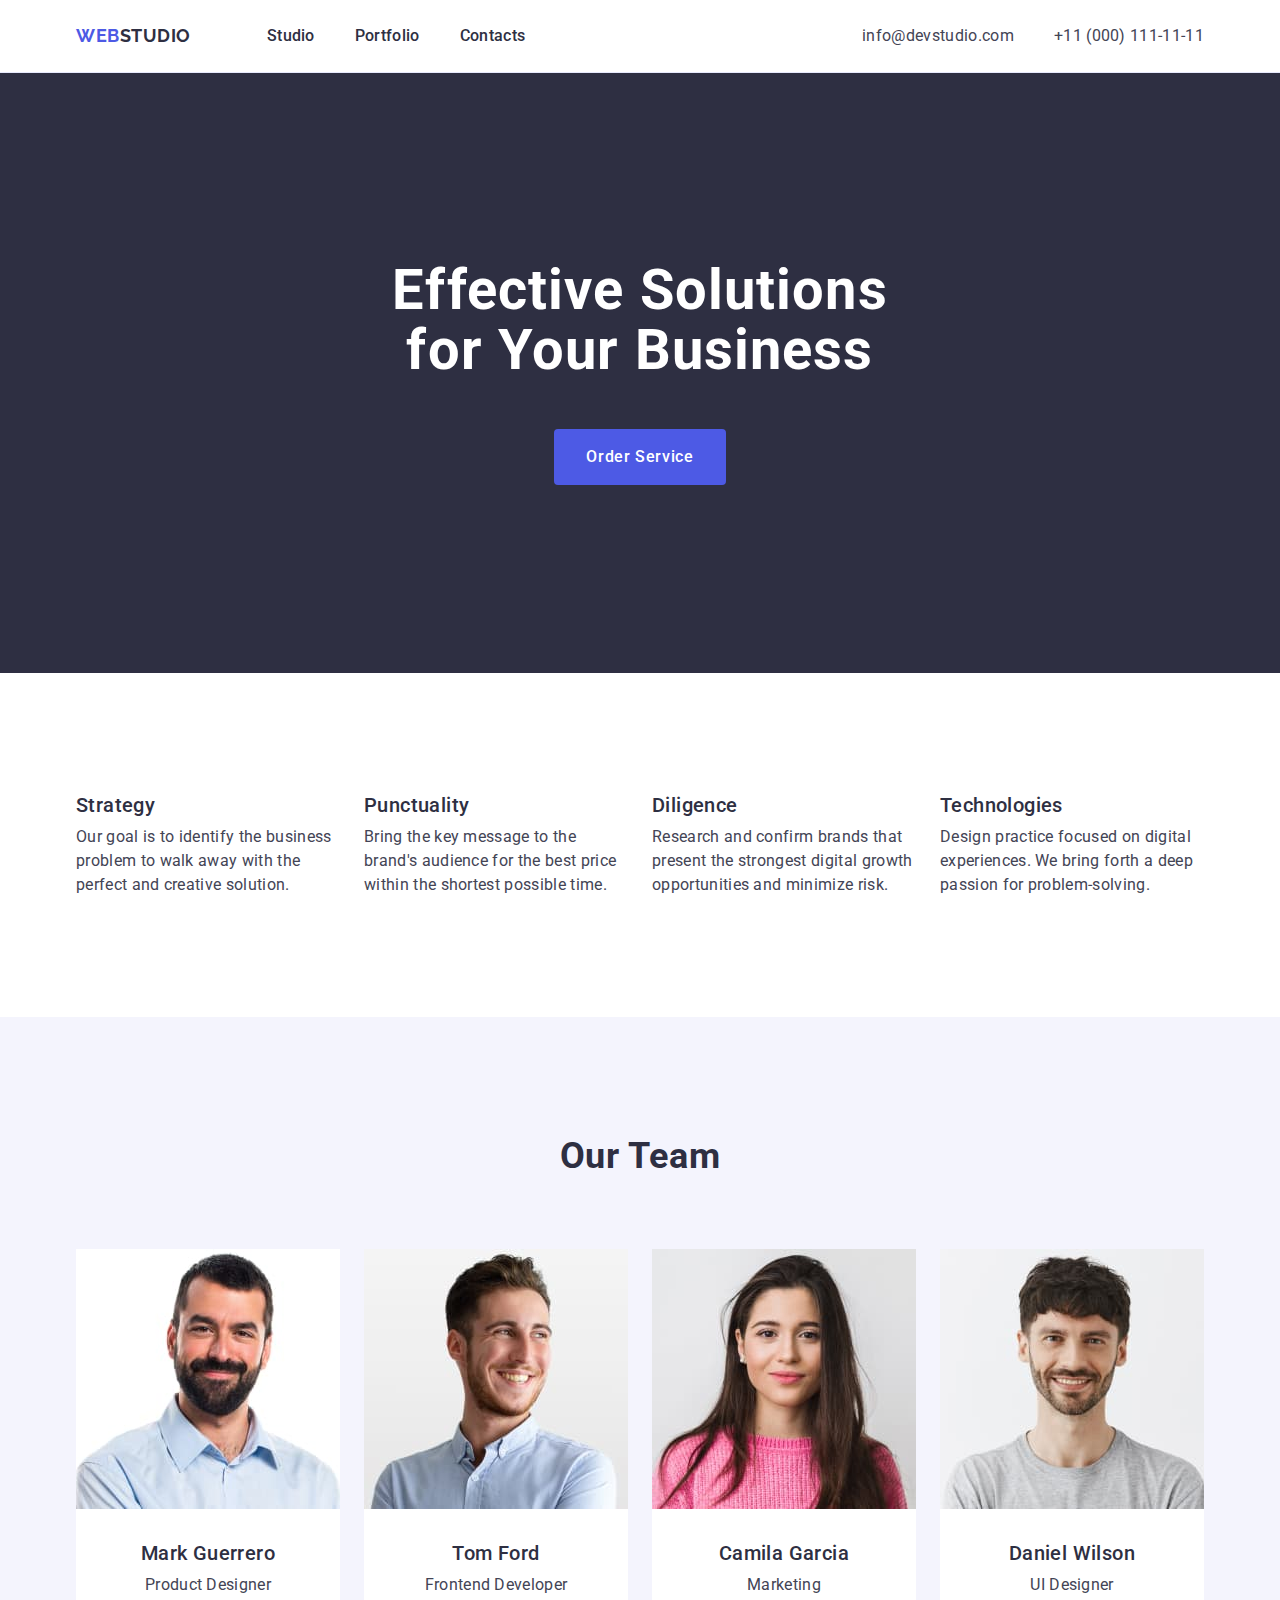
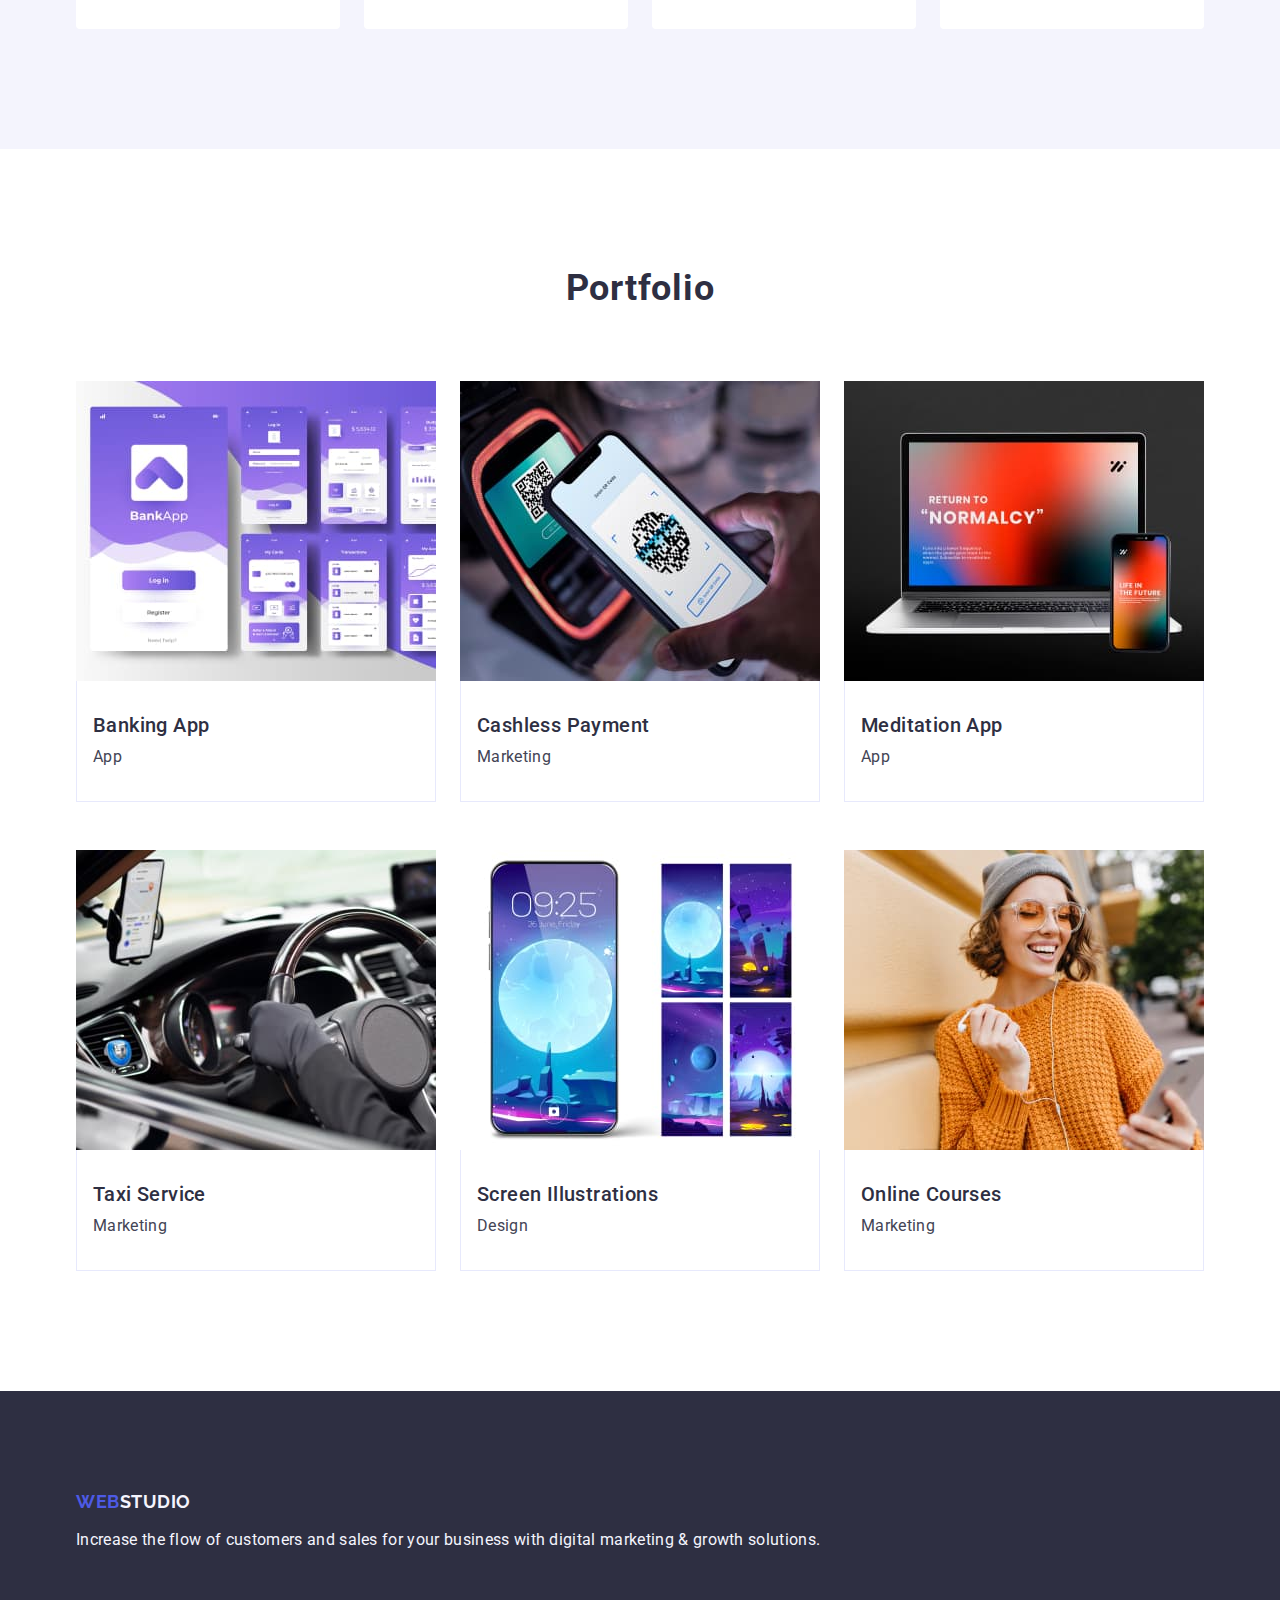
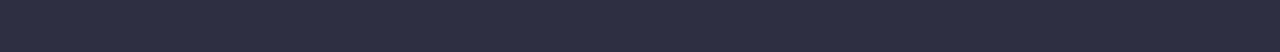
<file: index.html>
<!DOCTYPE html>
<html lang="en">
  <head>
    <meta charset="UTF-8" />
    <meta name="viewport" content="width=device-width, initial-scale=1.0" />
    <link
      rel="stylesheet"
      href="https://cdn.jsdelivr.net/npm/modern-normalize@2.0.0/modern-normalize.min.css"
    />
    <link rel="preconnect" href="https://fonts.googleapis.com" />
    <link rel="preconnect" href="https://fonts.gstatic.com" crossorigin />
    <link
      href="https://fonts.googleapis.com/css2?family=Raleway:wght@800&family=Roboto:wght@400;500;700;900&display=swap"
      rel="stylesheet"
    />
    <link rel="stylesheet" href="./css/styles.css" />
    <title>Studio</title>
  </head>
  <body>
    <header class="header">
      <div class="container">
        <nav class="header-nav">
          <a href="./index.html" class="logo">Web<span class="logo-accent">Studio</span></a>
          <ul class="header-list">
            <li><a class="header-nav-link" href="./index.html">Studio</a></li>
            <li><a class="header-nav-link" href="">Portfolio</a></li>
            <li><a class="header-nav-link" href="">Contacts</a></li>
          </ul>
        </nav>
        <address class="header-address">
          <ul class="header-list">
            <li>
              <a class="header-address-link" href="mailto:info@devstudio.com">info@devstudio.com</a>
            </li>
            <li><a class="header-address-link" href="tel:+110001111111">+11 (000) 111-11-11</a></li>
          </ul>
        </address>
      </div>
    </header>
    <main>
      <section class="hero section">
        <div class="container">
          <h1 class="hero-title">Effective Solutions for Your Business</h1>
          <button class="hero-cta" type="button">Order Service</button>
        </div>
      </section>
      <section class="advantages section">
        <div class="container">
          <h2 class="visually-hidden">Our advantages</h2>
          <ul class="list">
            <li class="card">
              <h3 class="card-title">Strategy</h3>
              <p class="advantages-list-text">
                Our goal is to identify the business problem to walk away with the perfect and
                creative solution.
              </p>
            </li>
            <li class="card">
              <h3 class="card-title">Punctuality</h3>
              <p class="advantages-list-text">
                Bring the key message to the brand's audience for the best price within the shortest
                possible time.
              </p>
            </li>
            <li class="card">
              <h3 class="card-title">Diligence</h3>
              <p class="advantages-list-text">
                Research and confirm brands that present the strongest digital growth opportunities
                and minimize risk.
              </p>
            </li>
            <li class="card">
              <h3 class="card-title">Technologies</h3>
              <p class="advantages-list-text">
                Design practice focused on digital experiences. We bring forth a deep passion for
                problem-solving.
              </p>
            </li>
          </ul>
        </div>
      </section>
      <section class="team section">
        <div class="container">
          <h2 class="section-title">Our Team</h2>
          <ul class="list">
            <li class="card">
              <img src="./images/team1.jpg" alt="Mark Guerrero" width="264" />
              <div class="team-description">
                <h3 class="card-title">Mark Guerrero</h3>
                <p class="card-text">Product Designer</p>
              </div>
            </li>
            <li class="card">
              <img src="./images/team2.jpg" alt="Tom Ford" width="264" />
              <div class="team-description">
                <h3 class="card-title">Tom Ford</h3>
                <p class="card-text">Frontend Developer</p>
              </div>
            </li>
            <li class="card">
              <img src="./images/team3.jpg" alt="Camila Garcia" width="264" />
              <div class="team-description">
                <h3 class="card-title">Camila Garcia</h3>
                <p class="card-text">Marketing</p>
              </div>
            </li>
            <li class="card">
              <img src="./images/team4.jpg" alt="Daniel Wilson" width="264" />
              <div class="team-description">
                <h3 class="card-title">Daniel Wilson</h3>
                <p class="card-text">UI Designer</p>
              </div>
            </li>
          </ul>
        </div>
      </section>
      <section class="portfolio section">
        <div class="container">
          <h2 class="section-title">Portfolio</h2>
          <ul class="list">
            <li class="card">
              <img src="./images/ref1.jpg" alt="Banking App Interface Concept" width="360" />
              <div class="portfolio-description">
                <h3 class="card-title">Banking App</h3>
                <p class="card-text">App</p>
              </div>
            </li>
            <li class="card">
              <img src="./images/ref2.jpg" alt="Cashless Payment" width="360" />
              <div class="portfolio-description">
                <h3 class="card-title">Cashless Payment</h3>
                <p class="card-text">Marketing</p>
              </div>
            </li>
            <li class="card">
              <img src="./images/ref3.jpg" alt="Meditation App" width="360" />
              <div class="portfolio-description">
                <h3 class="card-title">Meditation App</h3>
                <p class="card-text">App</p>
              </div>
            </li>
            <li class="card">
              <img src="./images/ref4.jpg" alt="Taxi Service" width="360" />
              <div class="portfolio-description">
                <h3 class="card-title">Taxi Service</h3>
                <p class="card-text">Marketing</p>
              </div>
            </li>
            <li class="card">
              <img src="./images/ref5.jpg" alt="Screen Illustrations" width="360" />
              <div class="portfolio-description">
                <h3 class="card-title">Screen Illustrations</h3>
                <p class="card-text">Design</p>
              </div>
            </li>
            <li class="card">
              <img src="./images/ref6.jpg" alt="Online Courses" width="360" />
              <div class="portfolio-description">
                <h3 class="card-title">Online Courses</h3>
                <p class="card-text">Marketing</p>
              </div>
            </li>
          </ul>
        </div>
      </section>
    </main>
    <footer class="footer">
      <div class="container">
        <a href="./index.html" class="logo footer-logo"
          >Web<span class="footer-logo-accent">Studio</span></a
        >
        <p class="footer-text">
          Increase the flow of customers and sales for your business with digital marketing &#38;
          growth solutions.
        </p>
      </div>
    </footer>
  </body>
</html>
</file>
<file: css/styles.css>
:root {
  --primary-color: #4d5ae5;
  --pressed-color: #404bbf;
  --dark-color: #2e2f42;
  --success-color: #31d0aa;
  --text-color: #434455;
  --subtle-color: #8e8f99;
  --accent-color: #e7e9fc;
  --light-color: #f4f4fd;
  --overlay-color: #2e2f42;
  --hero-bg-color: #2e2f42;
  --white-color: #ffffff;
  --modal-bg-color: #fcfcfc;
}

body {
  font-family: 'Roboto', sans-serif;
  font-size: 16px;
  line-height: 1.5;
  letter-spacing: 0.02em;
  color: var(--text-color);
  background-color: var(--white-color);
}

h2,
h3 {
  color: var(--dark-color);
}

ul {
  list-style-type: none;
  padding: 0;
}
button {
  border: none;
  background-color: transparent;
  cursor: pointer;
  line-height: 1.5;
}

a {
  text-decoration: none;
  color: inherit;
}
address {
  font-style: normal;
}

img {
  display: block;
}

* {
  margin: 0;
}

.container {
  width: 1158px;
  margin: 0 auto;
  padding: 0 15px;
}

.section {
  padding: 120px 0;
}

.logo {
  text-transform: uppercase;
  font-family: 'Raleway', sans-serif;
  font-weight: 700;
  color: var(--primary-color);
  font-size: 18px;
  line-height: 1.17;
  letter-spacing: 0.03em;
  margin-right: 76px;
}
.logo-accent {
  color: var(--dark-color);
}

.header {
  border-bottom: 1px solid var(--accent-color);
}

.header > .container {
  display: flex;
  justify-content: space-between;
  align-items: center;
}

.header-nav {
  display: flex;
  align-items: center;
}

.header-list {
  display: flex;
  gap: 40px;
}

.header-nav-link {
  color: var(--dark-color);
  font-weight: 500;
  padding: 24px 0;
  display: inline-block;
}

.header-nav-link:hover,
.header-nav-link:focus {
  color: var(--pressed-color);
}

.header-address-link:hover,
.header-address-link:focus {
  color: var(--pressed-color);
}

.hero {
  background-color: var(--hero-bg-color);
  padding: 188px 0;
}

.hero > .container {
  display: flex;
  flex-direction: column;
  align-items: center;
  gap: 48px;
}
.hero-title {
  text-align: center;
  font-size: 56px;
  line-height: 1.07;
  color: var(--white-color);
  font-weight: 700;
  max-width: 496px;
  letter-spacing: 0.02em;
}
.hero-cta {
  color: var(--white-color);
  background-color: var(--primary-color);
  letter-spacing: 0.04em;
  font-weight: 500;
  padding: 16px 32px;
  min-width: 169px;
  border-radius: 4px;
}
.hero-cta:hover,
.hero-cta:focus {
  background-color: var(--pressed-color);
}

.list {
  display: flex;
  gap: 24px;
}

.section-title {
  font-size: 36px;
  line-height: 1.11;
  font-weight: 700;
  text-align: center;
  margin-bottom: 72px;
  text-transform: capitalize;
  letter-spacing: 0.02em;
}
.team {
  background-color: var(--light-color);
}
.team .card {
  background-color: var(--white-color);
  border-radius: 0 0 4px 4px;
}

.team-description {
  padding: 32px 0;
  text-align: center;
}

.card {
  background-color: var(--white-color);
  width: calc((100% - 72px) / 4);
}
.card-title {
  margin-bottom: 8px;
  font-weight: 500;
  font-size: 20px;
  line-height: 1.2;
  letter-spacing: 0.02em;
}

.portfolio .card {
  width: calc((100% - 48px) / 3);
}

.portfolio .list {
  flex-wrap: wrap;
  row-gap: 48px;
}
.portfolio-description {
  padding: 32px 16px;
  border: 1px solid var(--accent-color);
  border-top: none;
}
.footer {
  background-color: var(--hero-bg-color);
  padding: 100px 0;
}
.footer-logo {
  display: inline-block;
  margin-bottom: 16px;
}
.footer-logo-accent {
  color: var(--light-color);
}
.footer-text {
  color: var(--light-color);
}
.visually-hidden {
  position: absolute;
  width: 1px;
  height: 1px;
  margin: -1px;
  border: 0;
  padding: 0;
  white-space: nowrap;
  clip-path: inset(100%);
  clip: rect(0 0 0 0);
  overflow: hidden;
}
</file>
